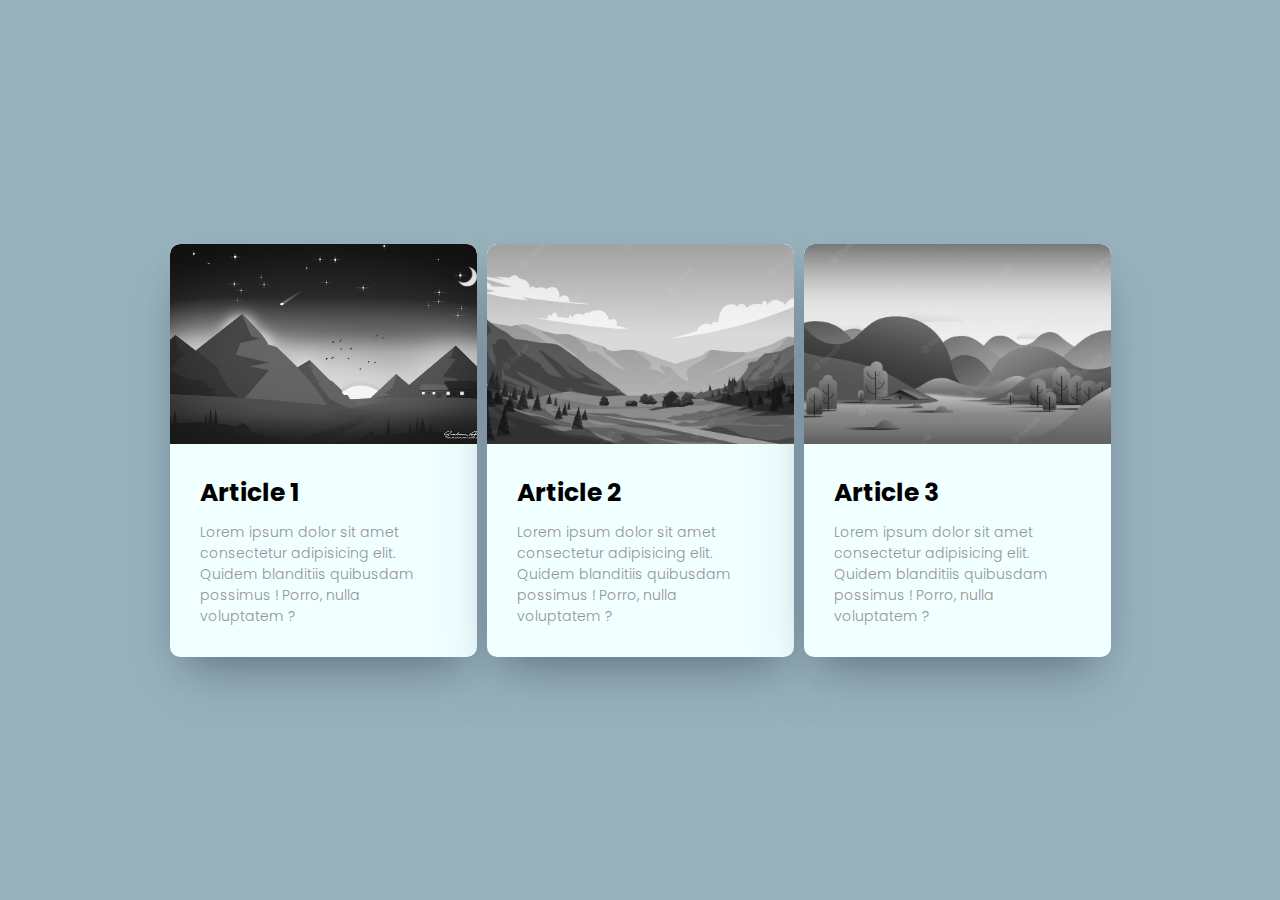
<file: index.html>
<!DOCTYPE html>
<html lang="en">
<head>
	<meta charset="UTF-8">
	<meta http-equiv="X-UA-Compatible" content="IE=edge">
	<meta name="viewport" content="width=device-width, initial-scale=1.0">
	<link rel="stylesheet" href="https://cdnjs.cloudflare.com/ajax/libs/font-awesome/6.2.0/css/all.min.css" integrity="sha512-xh6O/CkQoPOWDdYTDqeRdPCVd1SpvCA9XXcUnZS2FmJNp1coAFzvtCN9BmamE+4aHK8yyUHUSCcJHgXloTyT2A==" crossorigin="anonymous" referrerpolicy="no-referrer" />
	<link rel="stylesheet" href="css/style.css">
	<title>Document</title>
</head>
<body>
	<div id="container">
		<div class="card">
			<div class="card_header">
				<img src="img/image1.png" alt="image1">
				<div class="coeur">
					<a href="">
						<i class="fa-regular fa-heart"></i>
					</a>
				</div>
			</div>
			<div class="card_texte">
				<h1>Article 1</h1>
				<p>
					Lorem ipsum dolor sit
					amet consectetur 
					adipisicing elit.
					Quidem blanditiis
					quibusdam possimus !
					Porro, nulla voluptatem ?
				</p>
			</div>
		</div>
		<div class="card">
			<div class="card_header">
				<img src="img/image2.png" alt="image2">
				<div class="coeur">
					<a href="">
						<i class="fa-regular fa-heart"></i>
					</a>
				</div>
			</div>
			<div class="card_texte">
				<h1>Article 2</h1>
				<p>
					Lorem ipsum dolor sit
					amet consectetur 
					adipisicing elit.
					Quidem blanditiis
					quibusdam possimus !
					Porro, nulla voluptatem ?
				</p>
			</div>
		</div>
		<div class="card">
			<div class="card_header">
				<img src="img/image3.png" alt="">
				<div class="coeur">
					<a href="">
						<i class="fa-regular fa-heart"></i>
					</a>
				</div>
			</div>
			<div class="card_texte">
				<h1>Article 3</h1>
				<p>
					Lorem ipsum dolor sit
					amet consectetur 
					adipisicing elit.
					Quidem blanditiis
					quibusdam possimus !
					Porro, nulla voluptatem ?
				</p>
			</div>
		</div>
	</div>
</body>
</html>
</file>
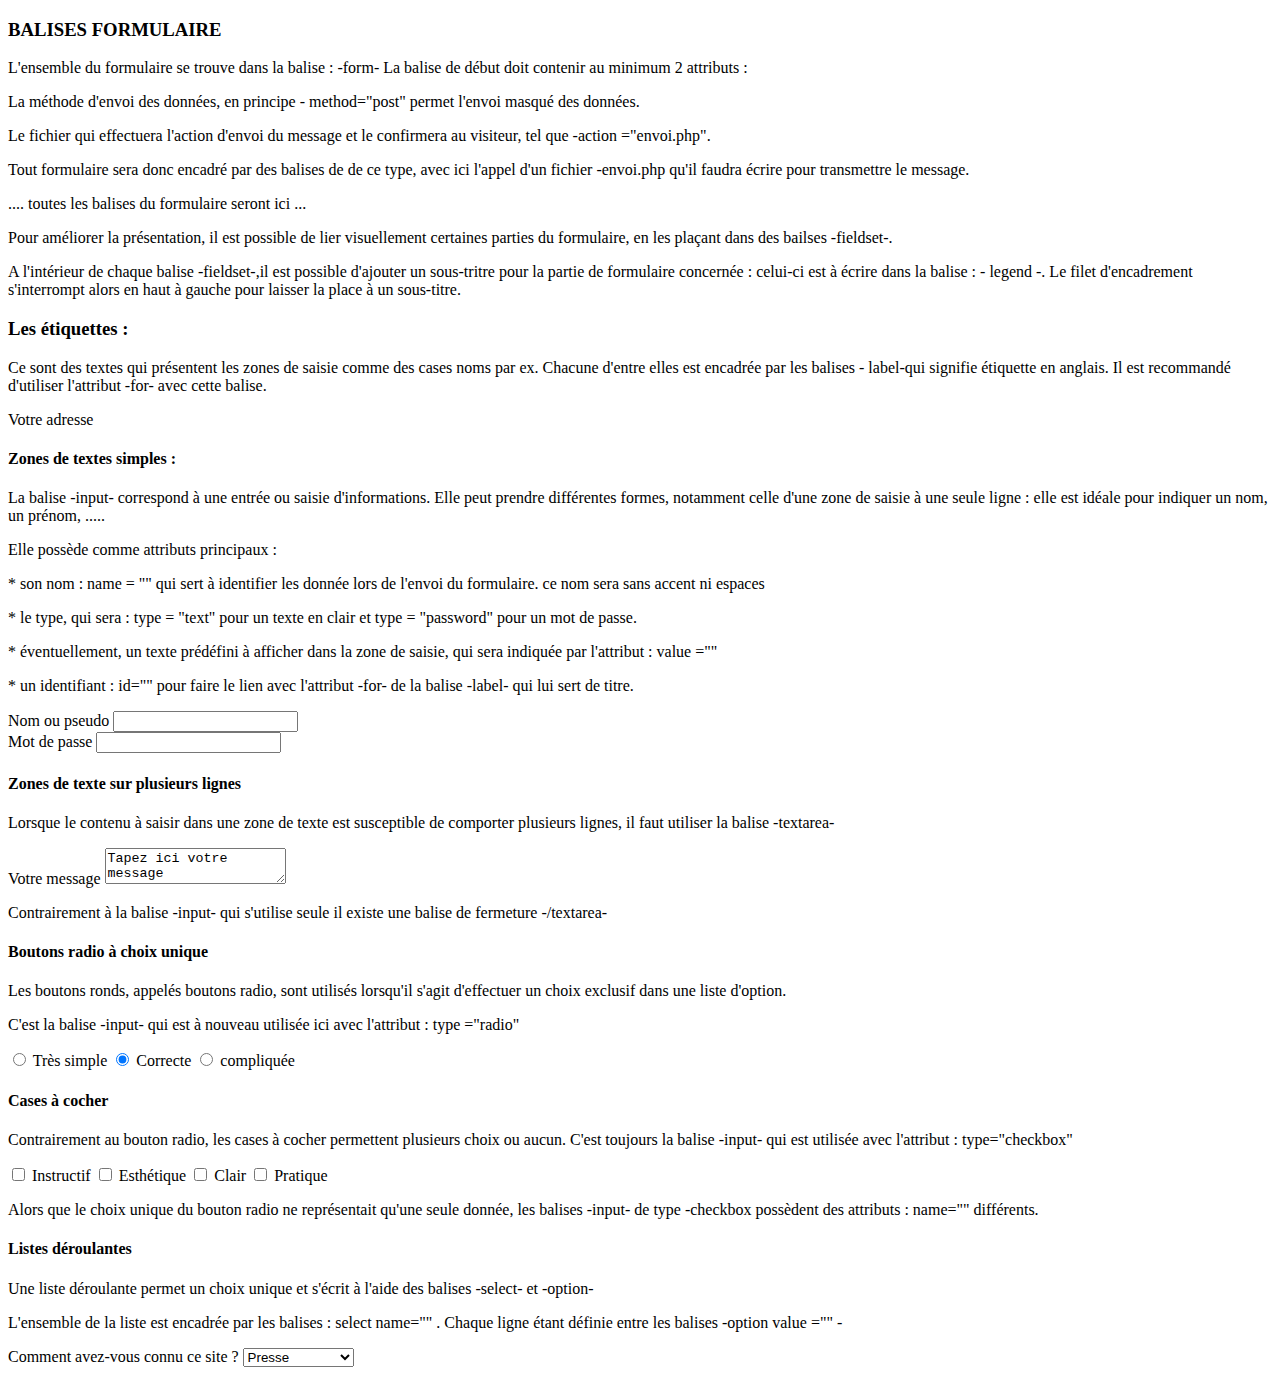
<file: COURS_HTML2.html>
<!DOCTYPE html>
<html lang="en">
<head>
    <meta charset="UTF-8">
    <meta http-equiv="X-UA-Compatible" content="IE=edge">
    <meta name="viewport" content="width=device-width, initial-scale=1.0">
    <title>Document</title>
</head>
<body>
    <h3>BALISES FORMULAIRE</h3>
    <p>L'ensemble du formulaire se trouve dans la balise : -form-
        La balise de début doit contenir au minimum 2 attributs :
    </p>
    <p>La méthode d'envoi des données, en principe - method="post"
        permet l'envoi masqué des données.
    </p>
    <p>Le fichier qui effectuera l'action d'envoi du message
        et le confirmera au visiteur, tel que -action ="envoi.php".
    </p>
    <p>Tout formulaire sera donc encadré par des balises 
        de de ce type, avec ici l'appel d'un fichier -envoi.php 
        qu'il faudra écrire pour transmettre le message.
    </p>
    <form method="post" action = "envoi.php">
        .... toutes les balises du formulaire seront ici ...
    </form>
    <p>Pour améliorer la présentation, il est possible de lier
        visuellement certaines parties du formulaire, en les plaçant
        dans des bailses -fieldset-.  
    </p>
    <p>A l'intérieur de chaque balise -fieldset-,il est
        possible d'ajouter un sous-tritre pour la partie de 
        formulaire concernée : celui-ci est à écrire dans la  balise :
        - legend -. Le filet d'encadrement s'interrompt alors en haut
        à gauche pour laisser la place à un sous-titre.    
    </p>
    <h3>Les étiquettes :</h3>
    <p>Ce sont des textes qui présentent les zones de saisie
        comme des cases noms par ex.
        Chacune d'entre elles est encadrée par les balises - label-qui 
        signifie étiquette en anglais.
        Il est recommandé d'utiliser l'attribut -for- avec cette balise.
    </p>
    <label for ="adresse">Votre adresse</label>
    <h4>Zones de textes simples :</h4>
    <p>La balise -input- correspond à une entrée ou saisie d'informations.
        Elle peut prendre différentes formes, notamment celle d'une zone
        de saisie à une seule ligne : elle est idéale pour indiquer
        un nom, un prénom, .....
    </p>
    <p>Elle possède comme attributs principaux :</p>
    <p>* son nom : name = "" qui sert à identifier les donnée 
        lors de l'envoi du formulaire. ce nom sera sans accent ni espaces
    </p>
    <p>* le type, qui sera : type = "text" pour un texte en clair
        et type = "password" pour un mot de passe.
    </p>
    <p>* éventuellement, un texte prédéfini à afficher dans la 
        zone de saisie, qui sera indiquée par l'attribut : value =""  
    </p>
    <p>* un identifiant : id="" pour faire le lien avec 
        l'attribut -for- de la balise -label- qui lui sert de titre.
    </p>
    <label for="txnom">Nom ou pseudo</label>
    <input type = "text"id = "txnom" name ="nom">
    <br>
    <label for="passe">Mot de passe</label>
    <input id="passe" type ="password" name="motdepasse">
    <br>
    <h4>Zones de texte sur plusieurs lignes</h4>
    <p>Lorsque le contenu à saisir dans une zone de texte est
        susceptible de comporter plusieurs lignes, il faut utiliser
    la balise -textarea-
    </p>
    <label for="message">Votre message</label>
    <textarea id="msg" name = "messsage">Tapez ici votre message</textarea>
    <p>Contrairement à la balise -input- qui s'utilise seule
        il existe une balise de fermeture -/textarea- 
    </p>
    <h4>Boutons radio à choix unique</h4>
    <p>Les boutons ronds, appelés boutons radio, sont utilisés 
        lorsqu'il s'agit d'effectuer un choix exclusif dans une 
        liste d'option.
    </p>
    <p>C'est la balise -input- qui est à nouveau utilisée ici 
        avec l'attribut : type ="radio"
    </p>
    <input type="radio" name = "navig" value = "trés simple">
    <label for="rl">Très simple</label>
    <input type="radio" name="navig" id = "rl"
        value="correcte" checked>
    <label for="r2">Correcte</label>
    <input type="radio" name="navig" id="r2" value="compliquée">
    <label>compliquée</label>
    <h4>Cases à cocher</h4>
    <p>Contrairement au bouton radio, les cases à cocher permettent
        plusieurs choix ou aucun. C'est toujours la balise -input-
        qui est utilisée avec l'attribut : type="checkbox"
    </p>
    <input id="choix1" name="instructif" type="checkbox" value="instructif">
    <label for="choix1">Instructif</label>
    <input id="choix2" name="esthetique" type="checkbox" value="esthetique">
    <label for="choix2">Esthétique</label>
    <input id="choix3" name="clair" type="checkbox" value="clair">
    <label for="choix3">Clair</label>
    <input id="choix4" name="pratique" type="checkbox" value="pratique">
    <label for="choix4">Pratique</label>
    <p>Alors que le choix unique du bouton radio ne représentait
        qu'une seule donnée, les balises -input- de type -checkbox
        possèdent des attributs : name="" différents.
    </p>
    <h4>Listes déroulantes</h4>
    <p>Une liste déroulante permet un choix unique et s'écrit
        à l'aide des balises -select- et -option-
    </p>
    <p>L'ensemble de la liste est encadrée par les balises : 
        select name="" . Chaque ligne étant définie entre les
        balises -option value ="" - 
    </p>
    <label for="infosite">Comment avez-vous connu ce site ?</label>
    <select id="infosite" name="connaissance">
        <option value="presse">Presse</option>
        <option value="internet">Internet</option>
        <option value="autre">Amis ou autres</option>
    </select>



</body>
</html>
</file>
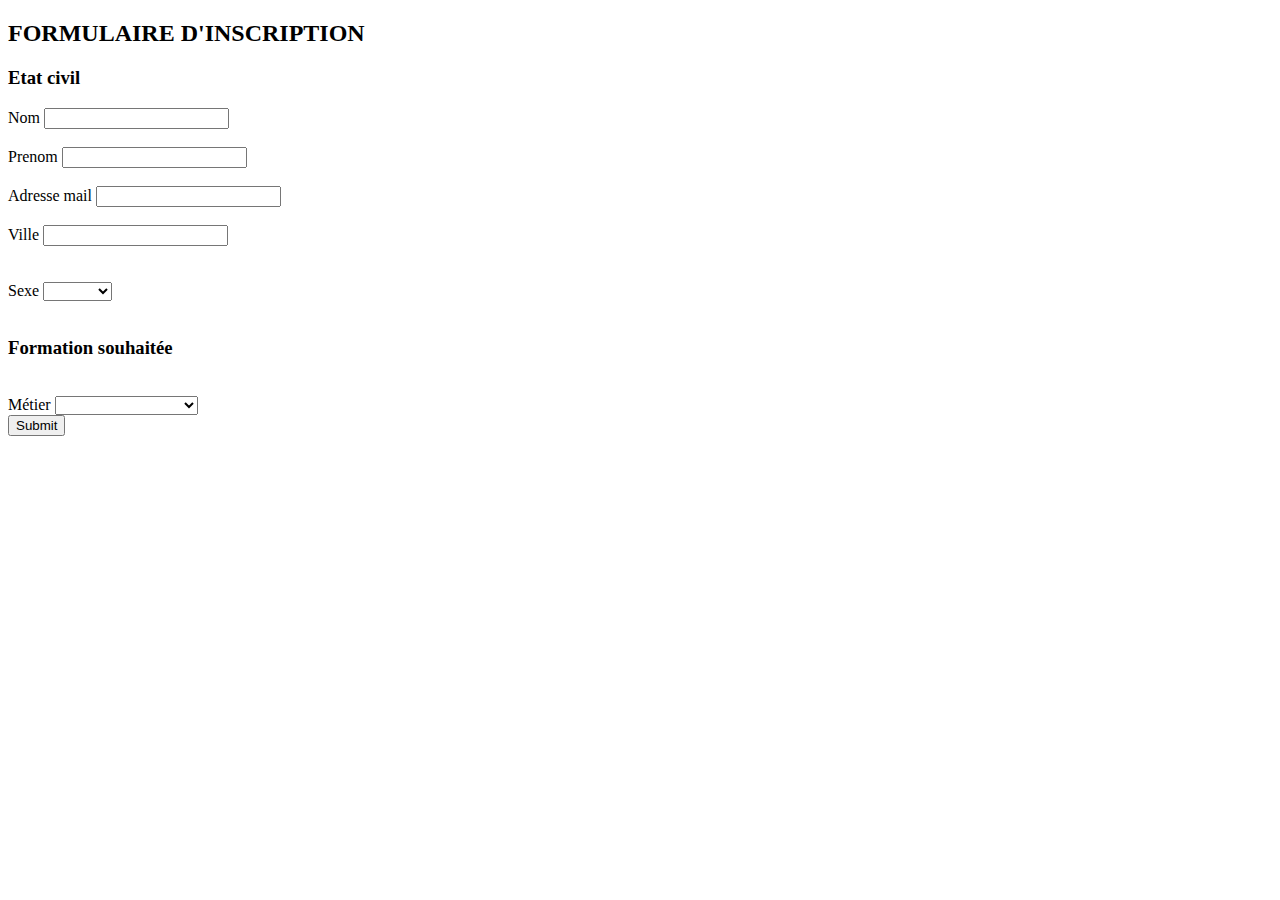
<file: EX2_10.html>
<!DOCTYPE html>
<html lang="en">
<head>
    <meta charset="UTF-8">
    <meta http-equiv="X-UA-Compatible" content="IE=edge">
    <meta name="viewport" content="width=device-width, initial-scale=1.0">
    <title>Document</title>
</head>
<body>
    <form method="post" action="EX2_10.php">
    <h2>FORMULAIRE D'INSCRIPTION</h2>
    <h3>Etat civil</h3>

    <label for ="txtnom">Nom</label>
    <input type="text" id="txtnom" name="nom"><br><br>
    <label for ="txtprenom">Prenom</label>
    <input type="text" id="txtprenom" name="prenom"><br><br>
    <label for ="txtemail">Adresse mail</label>
    <input type="email" id="txtemail" name="adressemail"><br><br>
    <label for ="txtville">Ville</label>
    <input type="text" id="txtville" name = "ville"><br><br>
    <br>
    <label for="genre">Sexe</label>
    <select id="genre" name="Sexe">
        <option value =""></option>
        <option value ="homme">Homme</option>
        <option value ="femme">Femme</option>
    </select>
    </label>
    <br><br>
    <h3>Formation souhaitée</h3>
    <br>
    <label for="formation">Métier</label>
    <select id="formation" name="metier">
        <option value =""></option>
        <option value ="developpeurlogiciel">Développeur logiciel</option>
        <option value ="designerweb">Designer web</option>
        <option value ="integrateur">Intégrateur</option>
        <option value ="chefdeprojet">Chef de projet</option>
    </select>
    </label>
    </form>
    <input type = "submit">
	
</body>
</html>
</file>
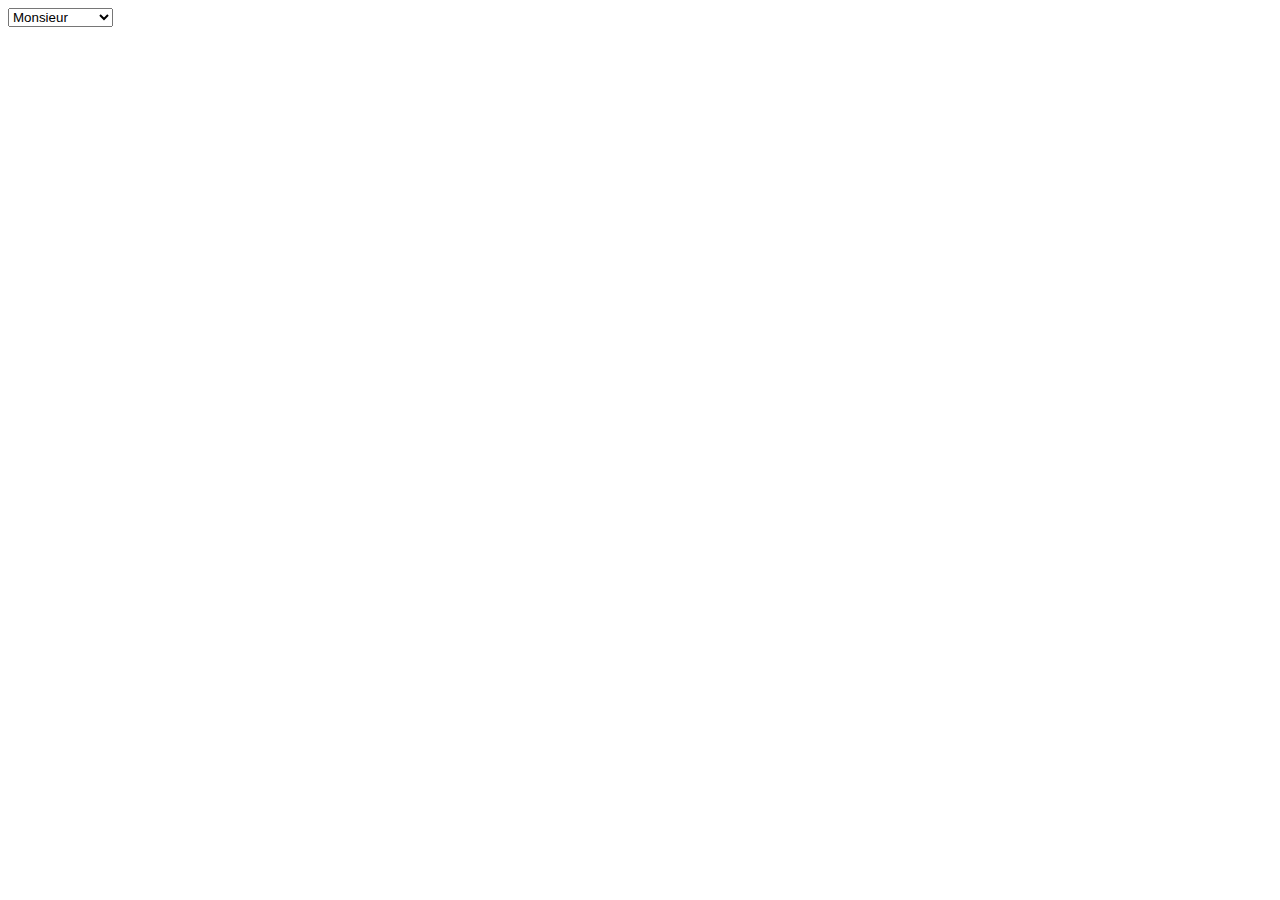
<file: EX2_6.html>
<!DOCTYPE html>
<html lang="en">
<head>
	<meta charset="UTF-8">
	<meta http-equiv="X-UA-Compatible" content="IE=edge">
	<meta name="viewport" content="width=device-width, initial-scale=1.0">
	<title>Document</title>
</head>
<body>
	<label for ="genre"></label>
	<select name = "genre" id="genre">
		<option value = "monsieur">Monsieur</option>
		<option value = "madame">Madame</option>
		<option value = "Mademoiselle">Mademoiselle</option>


	</select>

	
</body>
</html>
</file>
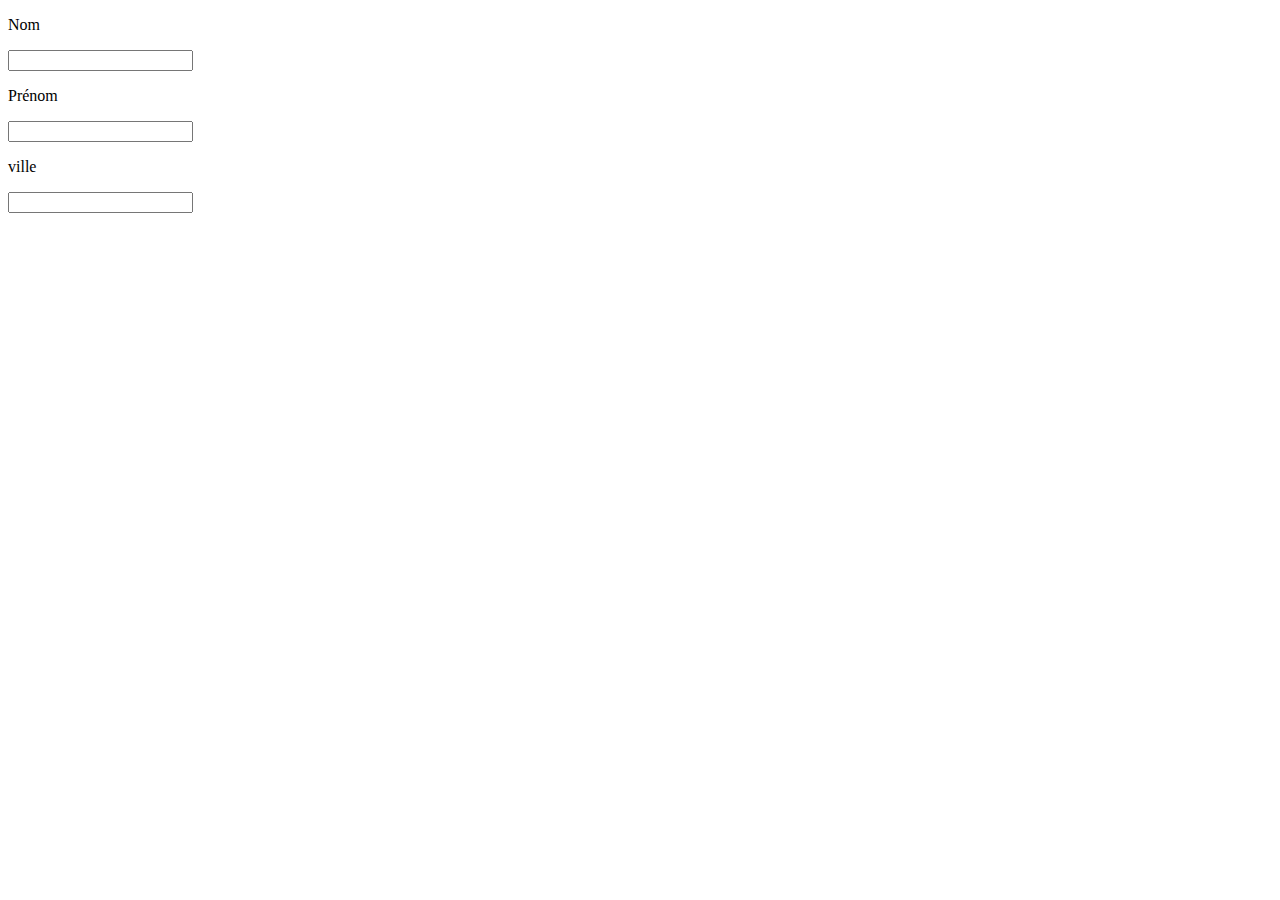
<file: text_champ_caract.html>
<!DOCTYPE html>
<html lang="en">
<head>
	<meta charset="UTF-8">
	<meta http-equiv="X-UA-Compatible" content="IE=edge">
	<meta name="viewport" content="width=device-width, initial-scale=1.0">
	<title>Document</title>
</head>
<body>
	<p>Nom</p>
	<input type="text">
	<p>Prénom</p>
	<input type="text">
	<p>ville</p>
	<input type="text">
</body>
</html>
</file>
<file: css/style.css>
@import url('https://fonts.googleapis.com/css2? family=Nunito+Sans&family=Poppins:ital,wght@0,200;0,400;0,500;0,600;0,700;0,800;0,900;1,100&display=swap');

* {
margin: 0;
padding: 0;
box-sizing: border-box;
font-family : "Poppins";
}

#container {
	display: flex;
	min-height: 100vh;
	background: rgba(68, 117, 136, 0.548);
	justify-content: center;
	align-items: center;
	gap : 10px;

}
.card{
	background-color: azure;
	width: 307px;
	border-radius: 10px;
	/*border: 2px solid black;*/
	overflow: hidden;/* permet de cacher ce qui dépasse */
	box-shadow: rgba(50, 50, 93, 0.25) 0px 30px 60px -12px, rgba(0, 0, 0, 0.3) 0px 18px 36px -18px;
	transition: .5s;
}

.card:hover {
	transform: translateY(-20px);/* permet de faire monter la carte de 10px*/
	/*transform: scale(.5);     permet à la carte de changer l'échelle +20% */
	/*transform: rotate(360deg); permet de faire tourner la carte à 360 degrés */
}
.card:hover .coeur{
	left: 0px;
	opacity: 1;
	
}

.card_header {
	height : 200px;
	position: relative;
	overflow: hidden;
	transform: scale (1.1);
}
.card_header img{
	width : 100%;
	height : 100%;
	border-radius: 10px 10px 0 0;
	object-fit: cover;
	filter : grayscale(1);
	transition: 1s;

}

.card_header img:hover{
	filter : grayscale(0);
}

.card_header img:hover{
	scale: 1.1;
}
.card_texte {
	padding :30px;
}
.card_texte h1{
	font-size: 25px;
	margin-bottom: 10px;
	font-weight:700;
} 
.card_texte p {
	font-size: 14px;
	color : rgba(147, 147, 147);
	font-weight: 300;
}
.coeur {
	display: flex;
	justify-content: center;
	align-items: center;
	font-size: 20px;
	width : 50px;
	height : 50px;
	background-color : rgb(222, 59, 59);
	position: absolute;
	top: 0px;
	left: -50px;
	transition: 1s;
	opacity: 0;
}

.coeur a{
	color : #ffff;

}
</file>
